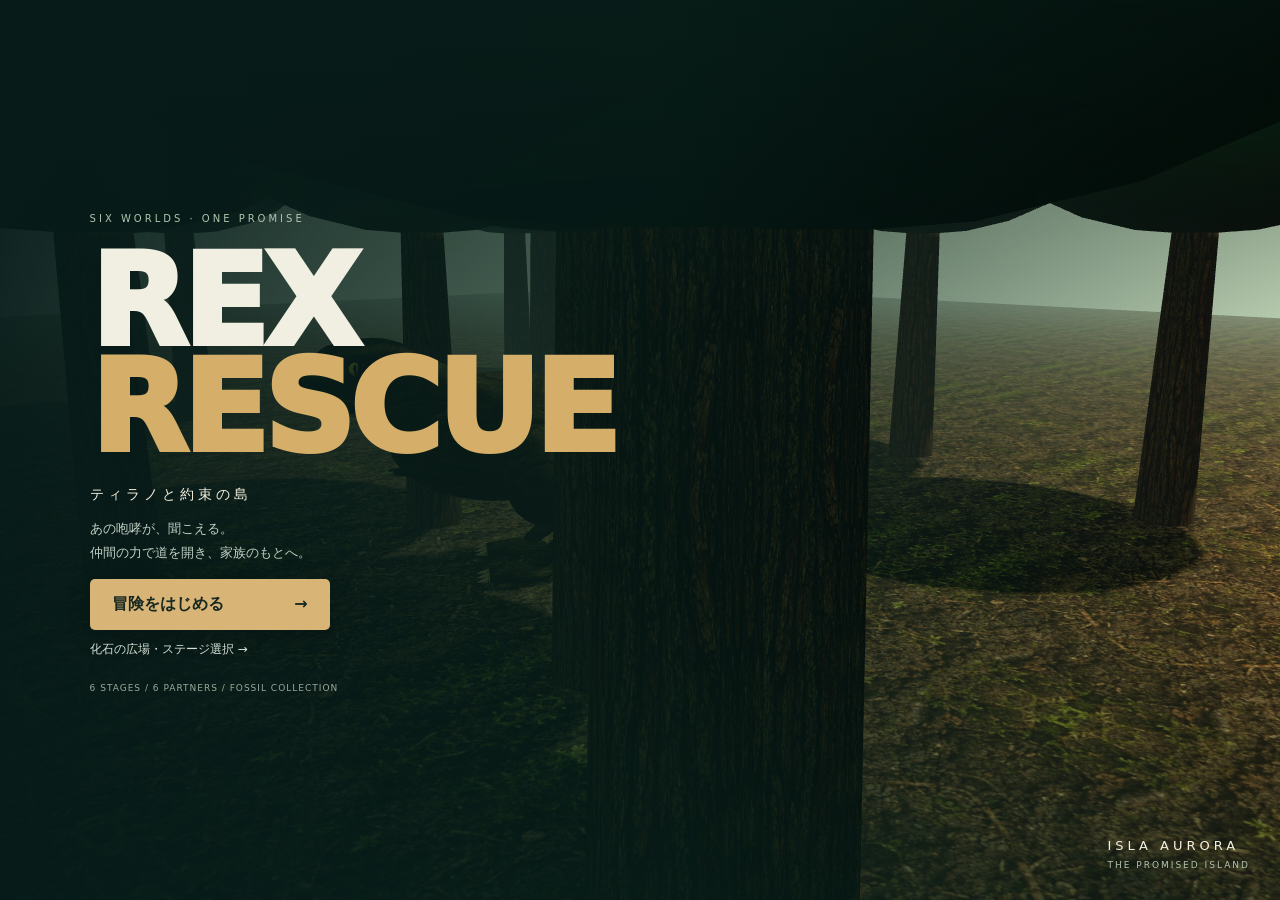
<file: dino04/index.html>
<!DOCTYPE html><html lang="ja"><head><meta charset="utf-8"><meta name="viewport" content="width=device-width,initial-scale=1,maximum-scale=1,user-scalable=no,viewport-fit=cover"><meta name="theme-color" content="#10251f"><title>REX RESCUE｜ティラノと約束の島</title><link rel="stylesheet" href="style.css"></head><body>
<canvas id="world" aria-label="恐竜の島の3Dゲーム画面"></canvas><div id="vignette"></div><div id="loading">島をよみこんでいます…</div>
<section id="menu" class="overlay hidden"><div class="brand"><span class="eyebrow">SIX WORLDS · ONE PROMISE</span><h1>REX<br><em>RESCUE</em></h1><div class="subtitle">ティラノと約束の島</div><p>あの咆哮が、聞こえる。<br>仲間の力で道を開き、家族のもとへ。</p><button class="primary" id="start">冒険をはじめる <span>→</span></button><button class="secondary" id="continue">つづきから →</button><button class="secondary" id="openCamp">化石の広場・ステージ選択 →</button><div class="menufoot">6 STAGES / 6 PARTNERS / FOSSIL COLLECTION</div></div><div class="sceneLabel">ISLA AURORA <span>THE PROMISED ISLAND</span></div></section>
<div id="hud" class="hidden"><div class="top"><div class="identity"><small id="chapter"></small><strong id="stageName"></strong><div id="health"></div><small id="section"></small></div><div class="topright"><span id="fossil"></span><button id="pause" aria-label="一時停止">Ⅱ</button></div></div><div id="objective"></div><div id="bossHUD" class="hidden"><span id="bossName"></span><div><i id="bossHP"></i></div><small id="bossHint"></small></div><div id="progress"><i></i></div><div id="party"></div><div id="joystick" aria-label="移動スティック"><div id="stick"></div></div><div class="actions"><button id="jump"><b>↟</b>ジャンプ</button><button id="bite"><b>牙</b><span id="attackLabel">こうげき</span></button><button id="friend"><b>✦</b><span id="friendLabel">オトモ</span></button><button id="special"><b>咆</b><span id="specialLabel">ひっさつ 0%</span><i id="specialMeter"></i></button></div><div class="keyhelp">WASD：移動　SPACE：ジャンプ　J：攻撃　L：オトモ　K：必殺技　Q/E：視点</div></div>
<div id="cameraUI" class="hidden"><div id="cameraPad" aria-label="ドラッグで視点を回す" role="slider" tabindex="0" aria-valuemin="-180" aria-valuemax="180" aria-valuenow="0"><span>↔</span><small>視点</small></div><div class="zoom"><button id="zoomIn" aria-label="視点を近づける">＋</button><button id="cameraReset" aria-label="視点を戻す">⟲</button><button id="zoomOut" aria-label="視点を離す">−</button></div></div>
<div id="toast" role="status"></div><div id="cinema" class="hidden"><span id="cinemaTitle">REX FURY</span></div>
<section id="camp" class="hidden"><header><small>THE FOSSIL GROVE</small><h2>化石の広場</h2><p id="campSummary"></p><button id="rewatchEnding" class="pill hidden">家族のエンディング</button><button id="campHome" class="pill">タイトル</button></header><div id="exhibit"><button id="prevExhibit" aria-label="前の展示">‹</button><div><h3 id="exhibitName"></h3><p id="exhibitParts"></p><strong id="exhibitReward"></strong><small>視点パッドで骨格をぐるりと見られるよ</small></div><button id="nextExhibit" aria-label="次の展示">›</button></div><div class="campBottom"><div id="upgradePanel"><div class="panelTitle">太古の力 <strong id="powerCount"></strong><button id="recommend" class="pill">おすすめ強化</button></div><div id="upgrades"></div></div><div id="stageList"></div></div></section>
<section id="endingUI" class="hidden"><small>THE PROMISE, KEPT.</small><h2>ただいま、家族。</h2><p>島に、朝が来る。<br>視点を回して、みんなとの時間を楽しもう。</p><button id="endingCamp" class="primary">化石の広場へ →</button></section>
<div id="modal" class="overlay hidden"><div class="card"><small id="modalTag"></small><h2 id="modalTitle"></h2><p id="modalText"></p><button class="primary" id="modalNext">つづける →</button><button class="secondary" id="modalCamp">化石の広場へ</button><button class="secondary" id="home">タイトルへ</button></div></div>
<script type="module" src="game.js"></script></body></html>
</file>
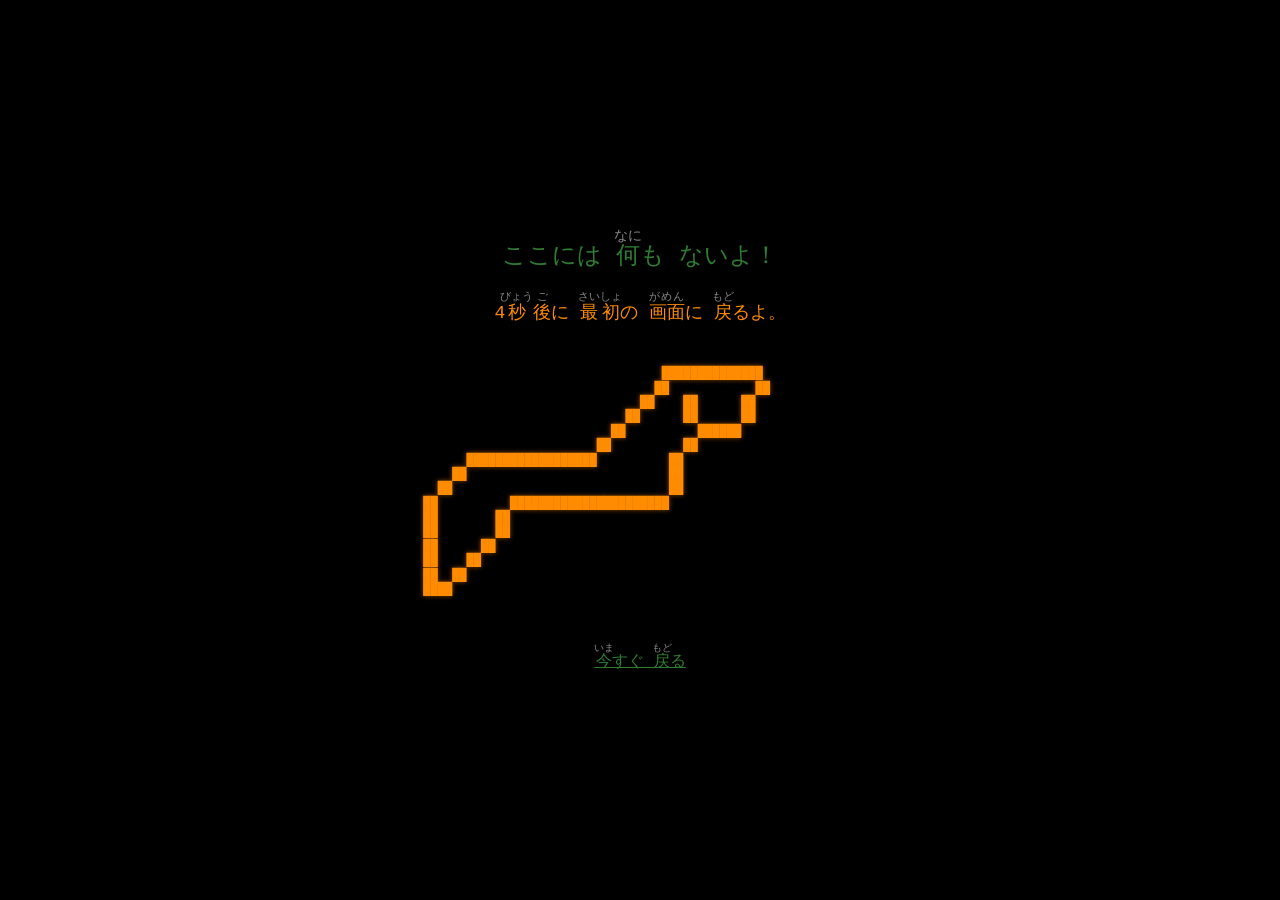
<file: img/index.html>
<!DOCTYPE html>
<html lang="ja">
<head>
    <meta charset="UTF-8">
    <meta name="viewport" content="width=device-width, initial-scale=1.0">
    <meta http-equiv="refresh" content="5;url=https://komarinet.github.io/dino-PJ/">
    <title>迷子になったかな？</title>
    <style>
        body {
            background-color: #000;
            color: #2e7d32; /* ジャングルグリーン */
            font-family: 'Courier New', Courier, monospace;
            display: flex;
            flex-direction: column;
            align-items: center;
            justify-content: center;
            height: 100vh;
            margin: 0;
            text-align: center;
            overflow: hidden;
        }

        .message {
            font-size: 24px;
            margin-bottom: 20px;
        }

        .countdown {
            color: #ff8c00; /* アクセントオレンジ */
            font-size: 18px;
            margin-bottom: 30px;
        }

        pre {
            font-size: 12px;
            line-height: 1.2;
            color: #ff8c00;
            text-shadow: 0 0 5px rgba(255, 140, 0, 0.5);
        }

        ruby rt {
            font-size: 0.6em;
            color: #888;
        }

        a {
            color: #2e7d32;
            text-decoration: underline;
            margin-top: 20px;
        }
    </style>
</head>
<body>

    <div class="message">
        ここには <ruby>何<rt>なに</rt></ruby>も ないよ！
    </div>

    <div class="countdown">
        <span id="timer">5</span><ruby>秒<rt>びょう</rt></ruby><ruby>後<rt>ご</rt></ruby>に <ruby>最初<rt>さいしょ</rt></ruby>の <ruby>画面<rt>がめん</rt></ruby>に <ruby>戻<rt>もど</rt></ruby>るよ。
    </div>

    <pre>
                                    ██████████████                
                                  ██            ██              
                                ██    ██      ██                
                              ██      ██      ██                
                            ██          ██████                  
                          ██          ██                        
        ██████████████████          ██                          
      ██                            ██                          
    ██                              ██                          
  ██          ██████████████████████                            
  ██        ██                                                  
  ██        ██                                                  
  ██      ██                                                    
  ██    ██                                                      
  ██  ██                                                        
  ████                                                          
    </pre>

    <a href="https://komarinet.github.io/dino-PJ/"><ruby>今<rt>いま</rt></ruby>すぐ <ruby>戻<rt>もど</rt></ruby>る</a>

    <script>
        // カウントダウン表示のスクリプト
        let timeLeft = 5;
        const timerElement = document.getElementById('timer');
        
        const countdown = setInterval(() => {
            timeLeft--;
            timerElement.textContent = timeLeft;
            if (timeLeft <= 0) {
                clearInterval(countdown);
            }
        }, 1000);
    </script>
</body>
</html>
</file>
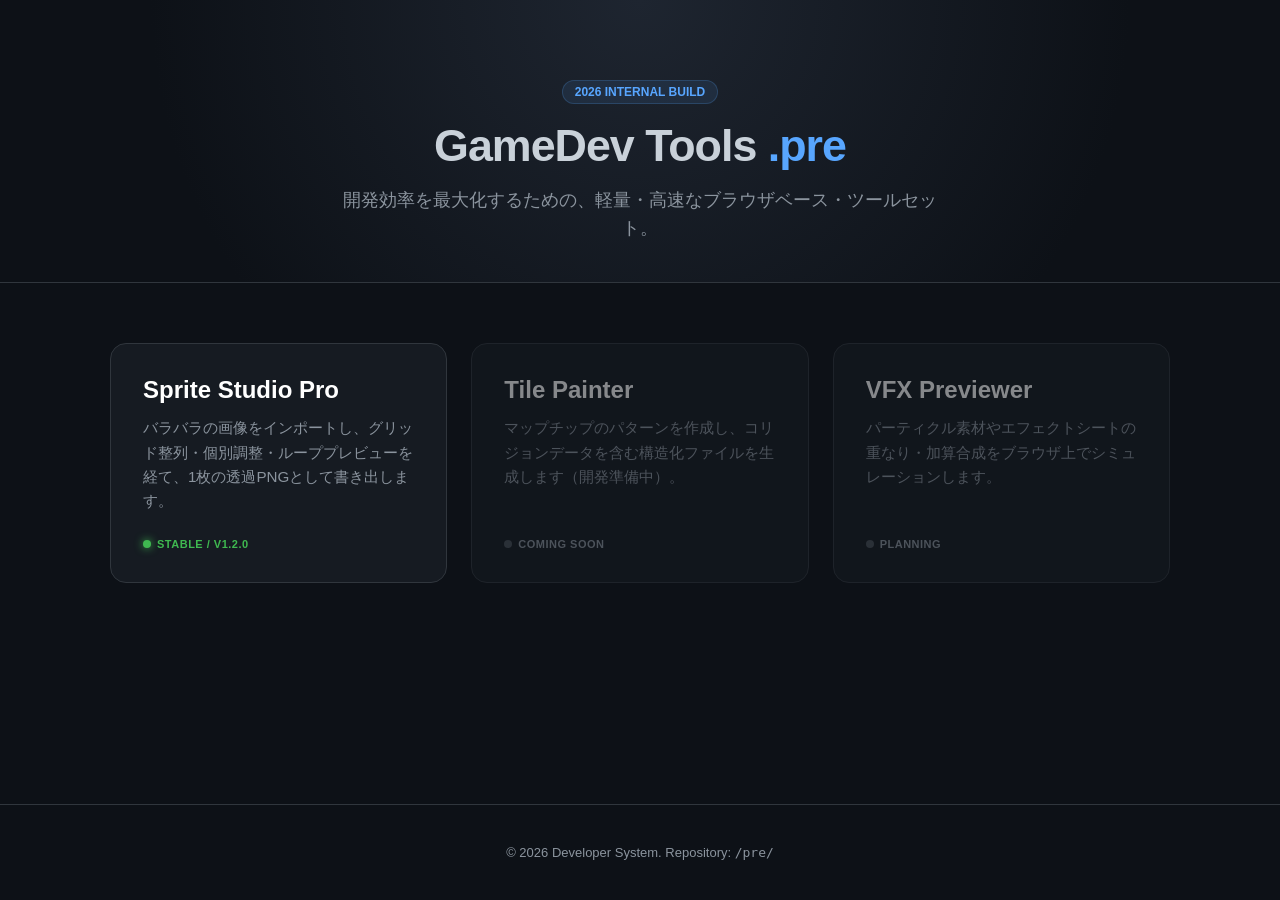
<file: pre/index.html>
<!DOCTYPE html>
<html lang="ja">
<head>
    <meta charset="UTF-8">
    <meta name="viewport" content="width=device-width, initial-scale=1.0">
    <title>DevToolbox | pre-alpha</title>
    <style>
        :root {
            --bg: #0d1117;
            --card: #161b22;
            --accent: #58a6ff;
            --text: #c9d1d9;
            --dim: #8b949e;
            --border: #30363d;
        }

        body {
            font-family: -apple-system, BlinkMacSystemFont, "Segoe UI", Helvetica, Arial, sans-serif;
            background-color: var(--bg);
            color: var(--text);
            margin: 0;
            display: flex;
            flex-direction: column;
            min-height: 100vh;
        }

        /* ヘッダーエリア */
        header {
            padding: 80px 20px 40px;
            text-align: center;
            border-bottom: 1px solid var(--border);
            background: radial-gradient(circle at top, #1e2530 0%, #0d1117 70%);
        }

        .version-badge {
            display: inline-block;
            padding: 4px 12px;
            border-radius: 20px;
            background: rgba(88, 166, 255, 0.1);
            color: var(--accent);
            font-size: 12px;
            font-weight: bold;
            margin-bottom: 16px;
            border: 1px solid rgba(88, 166, 255, 0.2);
        }

        h1 {
            font-size: 2.8rem;
            margin: 0;
            font-weight: 800;
            letter-spacing: -1px;
        }

        .desc {
            color: var(--dim);
            font-size: 1.1rem;
            max-width: 600px;
            margin: 15px auto 0;
            line-height: 1.6;
        }

        /* ツールグリッド */
        .grid {
            max-width: 1100px;
            margin: 0 auto;
            padding: 60px 20px;
            display: grid;
            grid-template-columns: repeat(auto-fill, minmax(320px, 1fr));
            gap: 24px;
            width: 100%;
            box-sizing: border-box;
        }

        /* ツールカード */
        .tool-card {
            background: var(--card);
            border: 1px solid var(--border);
            border-radius: 16px;
            padding: 32px;
            text-decoration: none;
            color: inherit;
            transition: all 0.25s ease;
            display: flex;
            flex-direction: column;
            position: relative;
        }

        .tool-card:hover {
            border-color: #8b949e;
            transform: translateY(-4px);
            background: #1c2128;
            box-shadow: 0 12px 24px rgba(0,0,0,0.3);
        }

        .tool-card h2 {
            margin: 0;
            font-size: 1.5rem;
            color: #fff;
        }

        .tool-card p {
            margin: 12px 0 0;
            font-size: 0.95rem;
            line-height: 1.6;
            color: var(--dim);
            flex-grow: 1;
        }

        .tool-tag {
            font-size: 11px;
            font-weight: 700;
            text-transform: uppercase;
            letter-spacing: 0.5px;
            margin-top: 24px;
            display: flex;
            align-items: center;
            gap: 6px;
        }

        .dot { width: 8px; height: 8px; border-radius: 50%; }
        .dot.green { background: #3fb950; box-shadow: 0 0 8px #3fb950; }
        .dot.gray { background: #484f58; }

        /* フッター */
        footer {
            margin-top: auto;
            padding: 40px;
            text-align: center;
            border-top: 1px solid var(--border);
            font-size: 13px;
            color: var(--dim);
        }

        @media (max-width: 600px) {
            header { padding: 40px 20px; }
            h1 { font-size: 2rem; }
            .grid { padding: 30px 20px; }
        }
    </style>
</head>
<body>

<header>
    <div class="version-badge">2026 INTERNAL BUILD</div>
    <h1>GameDev Tools <span style="color:var(--accent)">.pre</span></h1>
    <p class="desc">開発効率を最大化するための、軽量・高速なブラウザベース・ツールセット。</p>
</header>

<main class="grid">
    <a href="sprite.html" class="tool-card">
        <h2>Sprite Studio Pro</h2>
        <p>バラバラの画像をインポートし、グリッド整列・個別調整・ループプレビューを経て、1枚の透過PNGとして書き出します。</p>
        <div class="tool-tag" style="color: #3fb950;">
            <span class="dot green"></span> Stable / v1.2.0
        </div>
    </a>

    <div class="tool-card" style="opacity: 0.5; cursor: default;">
        <h2>Tile Painter</h2>
        <p>マップチップのパターンを作成し、コリジョンデータを含む構造化ファイルを生成します（開発準備中）。</p>
        <div class="tool-tag" style="color: var(--dim);">
            <span class="dot gray"></span> Coming Soon
        </div>
    </div>

    <div class="tool-card" style="opacity: 0.5; cursor: default;">
        <h2>VFX Previewer</h2>
        <p>パーティクル素材やエフェクトシートの重なり・加算合成をブラウザ上でシミュレーションします。</p>
        <div class="tool-tag" style="color: var(--dim);">
            <span class="dot gray"></span> Planning
        </div>
    </div>
</main>

<footer>
    &copy; 2026 Developer System. Repository: <code>/pre/</code>
</footer>

</body>
</html>
</file>
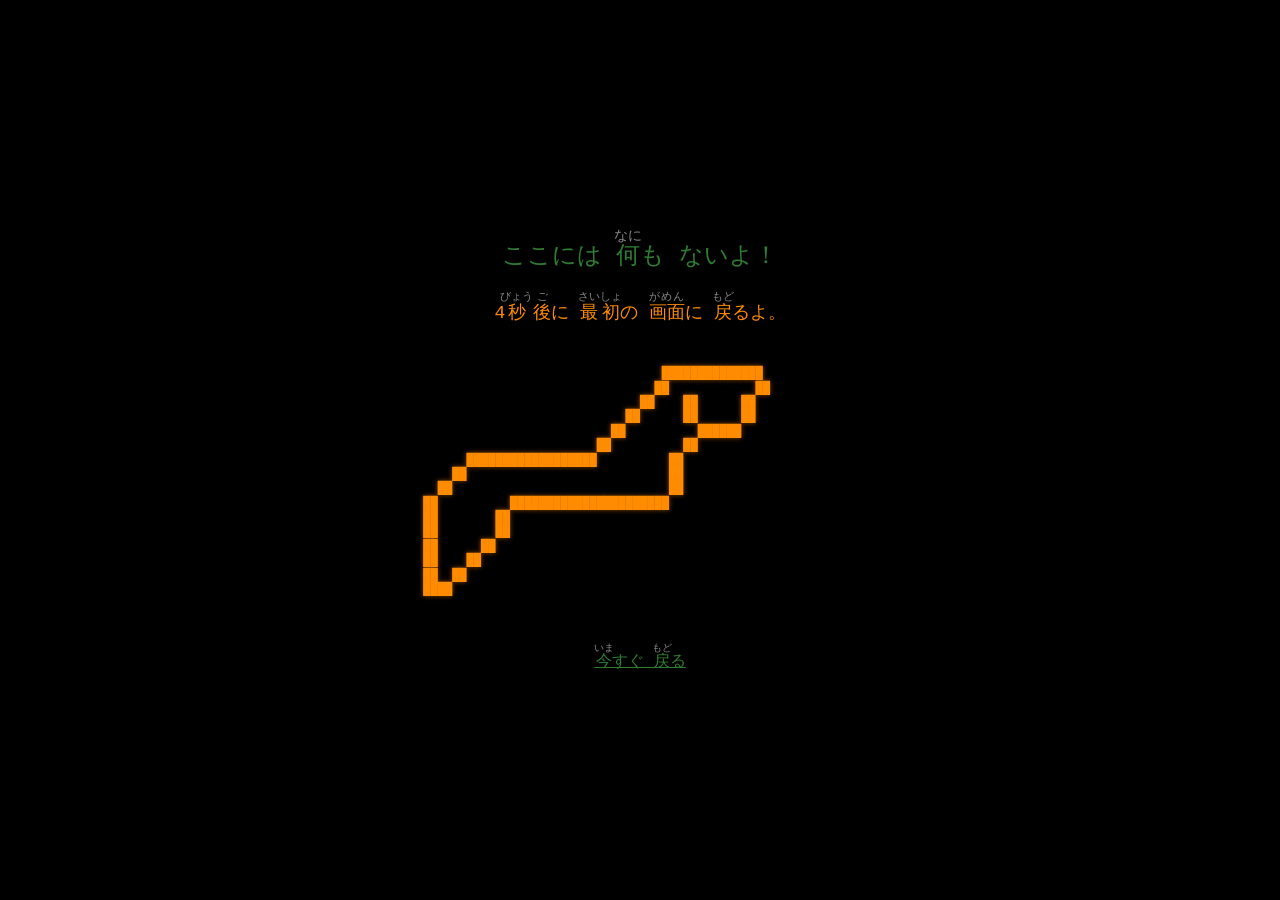
<file: dino01/img/index.html>
<!DOCTYPE html>
<html lang="ja">
<head>
    <meta charset="UTF-8">
    <meta name="viewport" content="width=device-width, initial-scale=1.0">
    <meta http-equiv="refresh" content="5;url=https://komarinet.github.io/dino-PJ/">
    <title>迷子になったかな？</title>
    <style>
        body {
            background-color: #000;
            color: #2e7d32; /* ジャングルグリーン */
            font-family: 'Courier New', Courier, monospace;
            display: flex;
            flex-direction: column;
            align-items: center;
            justify-content: center;
            height: 100vh;
            margin: 0;
            text-align: center;
            overflow: hidden;
        }

        .message {
            font-size: 24px;
            margin-bottom: 20px;
        }

        .countdown {
            color: #ff8c00; /* アクセントオレンジ */
            font-size: 18px;
            margin-bottom: 30px;
        }

        pre {
            font-size: 12px;
            line-height: 1.2;
            color: #ff8c00;
            text-shadow: 0 0 5px rgba(255, 140, 0, 0.5);
        }

        ruby rt {
            font-size: 0.6em;
            color: #888;
        }

        a {
            color: #2e7d32;
            text-decoration: underline;
            margin-top: 20px;
        }
    </style>
</head>
<body>

    <div class="message">
        ここには <ruby>何<rt>なに</rt></ruby>も ないよ！
    </div>

    <div class="countdown">
        <span id="timer">5</span><ruby>秒<rt>びょう</rt></ruby><ruby>後<rt>ご</rt></ruby>に <ruby>最初<rt>さいしょ</rt></ruby>の <ruby>画面<rt>がめん</rt></ruby>に <ruby>戻<rt>もど</rt></ruby>るよ。
    </div>

    <pre>
                                    ██████████████                
                                  ██            ██              
                                ██    ██      ██                
                              ██      ██      ██                
                            ██          ██████                  
                          ██          ██                        
        ██████████████████          ██                          
      ██                            ██                          
    ██                              ██                          
  ██          ██████████████████████                            
  ██        ██                                                  
  ██        ██                                                  
  ██      ██                                                    
  ██    ██                                                      
  ██  ██                                                        
  ████                                                          
    </pre>

    <a href="https://komarinet.github.io/dino-PJ/"><ruby>今<rt>いま</rt></ruby>すぐ <ruby>戻<rt>もど</rt></ruby>る</a>

    <script>
        // カウントダウン表示のスクリプト
        let timeLeft = 5;
        const timerElement = document.getElementById('timer');
        
        const countdown = setInterval(() => {
            timeLeft--;
            timerElement.textContent = timeLeft;
            if (timeLeft <= 0) {
                clearInterval(countdown);
            }
        }, 1000);
    </script>
</body>
</html>
</file>
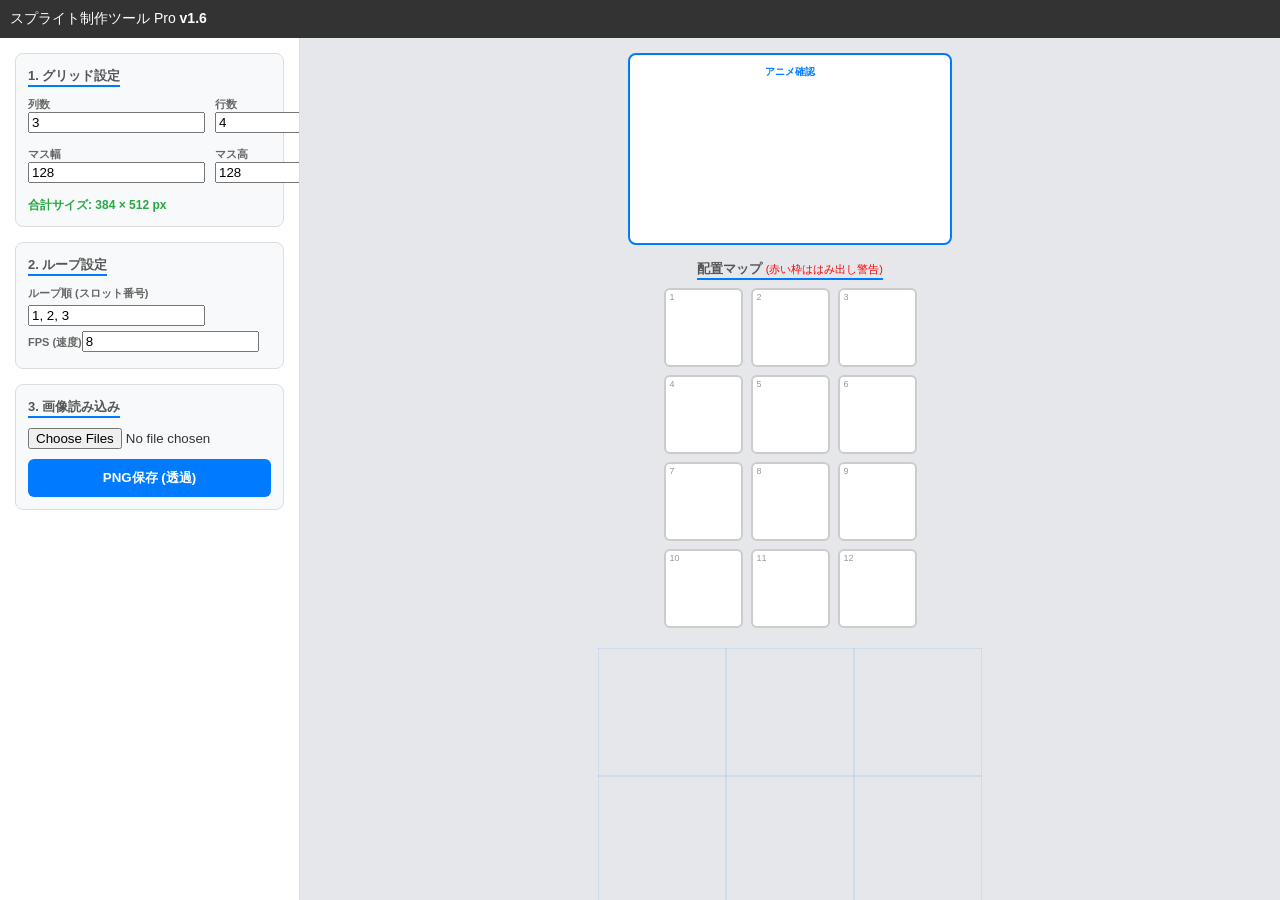
<file: pre/sprite.html>
<!DOCTYPE html>
<html lang="ja">
<head>
    <meta charset="UTF-8">
    <meta name="viewport" content="width=device-width, initial-scale=1.0">
    <title>スプライト制作ツール v1.6</title>
    <style>
        :root { --bg: #f0f2f5; --panel: #ffffff; --accent: #007bff; --text: #333; --border: #ddd; --danger: #dc3545; }
        body { font-family: sans-serif; background: var(--bg); color: var(--text); margin: 0; display: flex; flex-direction: column; height: 100vh; overflow: hidden; }
        header { background: #333; color: white; padding: 10px; font-size: 14px; display: flex; justify-content: space-between; align-items: center; z-index: 100; }

        .app-container { display: flex; flex: 1; overflow: hidden; }
        @media (max-width: 800px) { .app-container { flex-direction: column; overflow-y: auto; } }

        .sidebar { width: 300px; background: var(--panel); border-right: 1px solid var(--border); padding: 15px; overflow-y: auto; box-sizing: border-box; }
        @media (max-width: 800px) { .sidebar { width: 100%; border-right: none; } }

        .group { background: #f8f9fa; padding: 12px; border-radius: 8px; margin-bottom: 15px; border: 1px solid var(--border); }
        h4 { margin: 0 0 10px 0; font-size: 13px; color: #555; border-bottom: 2px solid var(--accent); display: inline-block; }

        .main-stage { flex: 1; display: flex; flex-direction: column; padding: 15px; align-items: center; overflow: auto; background: #e5e7eb; }
        
        /* 枠の見た目 */
        .slot-grid { display: grid; gap: 8px; margin-bottom: 20px; }
        .slot { 
            width: 75px; height: 75px; border: 2px solid #ccc; border-radius: 6px;
            display: flex; align-items: center; justify-content: center; position: relative;
            cursor: pointer; background: white; transition: 0.2s;
        }
        .slot.selected { border-color: var(--accent); background: #e7f3ff; }
        /* はみ出し警告 */
        .slot.overflow { border-color: var(--danger); box-shadow: inset 0 0 10px rgba(220, 53, 69, 0.2); }
        .slot.overflow::after { content: "!"; position: absolute; bottom: 2px; right: 4px; color: var(--danger); font-weight: bold; font-size: 14px; }
        
        .slot img { max-width: 90%; max-height: 90%; object-fit: contain; pointer-events: none; }
        .slot-num { position: absolute; top: 2px; left: 4px; font-size: 9px; color: #999; }

        .canvas-wrapper { max-width: 100%; background: #fff; border: 1px solid #999; }
        #mainCanvas { display: block; max-width: 100%; height: auto !important; }

        .inspector { width: 300px; background: var(--panel); border-left: 1px solid var(--border); padding: 15px; box-sizing: border-box; }
        @media (max-width: 800px) { .inspector { width: 100%; border-left: none; } }
        
        .control-row { margin-bottom: 12px; }
        label { font-size: 11px; font-weight: bold; display: block; margin-bottom: 4px; color: #666; }
        .btn-sm { background: #6c757d; color: white; border: none; padding: 4px 8px; border-radius: 4px; font-size: 10px; cursor: pointer; margin-right: 4px; }
        .btn-sm:hover { background: #5a6268; }

        .btn { background: var(--accent); color: white; border: none; padding: 10px; border-radius: 6px; font-weight: bold; cursor: pointer; width: 100%; margin-top: 10px; }
        .btn-delete { background: #dc3545; }
        .total-info { font-size: 12px; font-weight: bold; color: #28a745; margin-top: 10px; }
    </style>
</head>
<body>

<header>
    <div>スプライト制作ツール Pro <b>v1.6</b></div>
</header>

<div class="app-container">
    <div class="sidebar">
        <div class="group">
            <h4>1. グリッド設定</h4>
            <div style="display:grid; grid-template-columns: 1fr 1fr; gap:10px;">
                <label>列数<input type="number" id="cols" value="3"></label>
                <label>行数<input type="number" id="rows" value="4"></label>
                <label>マス幅<input type="number" id="cellW" value="128"></label>
                <label>マス高<input type="number" id="cellH" value="128"></label>
            </div>
            <div id="totalPx" class="total-info">合計サイズ: 0 × 0 px</div>
        </div>
        <div class="group">
            <h4>2. ループ設定</h4>
            <label>ループ順 (スロット番号)</label>
            <input type="text" id="loopSeq" value="1, 2, 3">
            <label style="margin-top:5px;">FPS (速度)<input type="number" id="loopFps" value="8"></label>
        </div>
        <div class="group">
            <h4>3. 画像読み込み</h4>
            <input type="file" id="fileInput" multiple accept="image/*">
            <button class="btn" id="dlBtn">PNG保存 (透過)</button>
        </div>
    </div>

    <div class="main-stage">
        <div style="background:#fff; padding:10px; border-radius:8px; border:2px solid var(--accent); margin-bottom:15px; text-align:center;">
            <div style="font-size:10px; font-weight:bold; color:var(--accent);">アニメ確認</div>
            <canvas id="animCanvas"></canvas>
        </div>
        <h4 style="margin-bottom:8px;">配置マップ <small style="color:#f00; font-weight:normal;">(赤い枠ははみ出し警告)</small></h4>
        <div id="slotGrid" class="slot-grid"></div>
        <canvas id="mainCanvas"></canvas>
    </div>

    <div class="inspector" id="inspector" style="display:none;">
        <h4 id="inspectTitle">調整パネル</h4>
        <div class="control-row">
            <label>拡大率</label>
            <div style="margin-bottom:5px;">
                <button class="btn-sm" onclick="fitTo('width')">幅に合わせる</button>
                <button class="btn-sm" onclick="fitTo('height')">高さに合わせる</button>
            </div>
            <input type="number" id="scNum" step="0.01"><input type="range" id="scRange" min="0.01" max="5" step="0.01">
        </div>
        <div class="control-row">
            <label>回転 / 位置</label>
            <input type="range" id="rtRange" min="-180" max="180">
            <div style="display:grid; grid-template-columns: 1fr 1fr; gap:5px; margin-top:5px;">
                <input type="number" id="oxNum" placeholder="X"><input type="number" id="oyNum" placeholder="Y">
            </div>
        </div>
        <button class="btn btn-delete" onclick="clearSlot()">削除</button>
    </div>
</div>

<script>
    let sprites = []; 
    let selectedIdx = null;
    let loopIdx = 0;
    let lastAnimTime = 0;

    const fileInput = document.getElementById('fileInput');
    const slotGrid = document.getElementById('slotGrid');
    const canvas = document.getElementById('mainCanvas');
    const ctx = canvas.getContext('2d');
    const animCanvas = document.getElementById('animCanvas');
    const aCtx = animCanvas.getContext('2d');
    const inspector = document.getElementById('inspector');

    function checkOverflow(s, cw, ch) {
        if (!s) return false;
        const sw = s.img.width * s.scale;
        const sh = s.img.height * s.scale;
        const rad = s.rot * Math.PI / 180;
        const corners = [[-sw/2, -sh/2], [sw/2, -sh/2], [-sw/2, sh/2], [sw/2, sh/2]];
        for (let [cx, cy] of corners) {
            const rx = cx * Math.cos(rad) - cy * Math.sin(rad) + cw/2 + s.ox;
            const ry = cx * Math.sin(rad) + cy * Math.cos(rad) + ch/2 + s.oy;
            if (rx < -0.1 || rx > cw + 0.1 || ry < -0.1 || ry > ch + 0.1) return true;
        }
        return false;
    }

    function initSlots() {
        const cols = parseInt(document.getElementById('cols').value);
        const rows = parseInt(document.getElementById('rows').value);
        const cw = parseInt(document.getElementById('cellW').value);
        const ch = parseInt(document.getElementById('cellH').value);
        
        document.getElementById('totalPx').textContent = `合計サイズ: ${cols * cw} × ${rows * ch} px`;
        slotGrid.style.gridTemplateColumns = `repeat(${cols}, 1fr)`;
        slotGrid.innerHTML = '';
        
        for (let i = 0; i < cols * rows; i++) {
            const slot = document.createElement('div');
            slot.className = 'slot' + (i === selectedIdx ? ' selected' : '');
            if (checkOverflow(sprites[i], cw, ch)) slot.classList.add('overflow');
            slot.innerHTML = `<span class="slot-num">${i+1}</span>`;
            if (sprites[i]) {
                const thumb = new Image(); thumb.src = sprites[i].img.src;
                slot.appendChild(thumb);
            }
            slot.onclick = () => handleSlotClick(i);
            slotGrid.appendChild(slot);
        }
        draw(true);
    }

    function handleSlotClick(i) {
        if (selectedIdx !== null && selectedIdx !== i) {
            const temp = sprites[selectedIdx]; sprites[selectedIdx] = sprites[i]; sprites[i] = temp;
            selectedIdx = null; inspector.style.display = 'none';
        } else {
            selectedIdx = (selectedIdx === i) ? null : i;
        }
        if (selectedIdx !== null && sprites[selectedIdx]) {
            inspector.style.display = 'block';
            syncInspector(sprites[selectedIdx]);
        } else {
            inspector.style.display = 'none';
        }
        initSlots();
    }

    function fitTo(type) {
        if (selectedIdx === null || !sprites[selectedIdx]) return;
        const s = sprites[selectedIdx];
        const cw = parseInt(document.getElementById('cellW').value);
        const ch = parseInt(document.getElementById('cellH').value);
        s.scale = (type === 'width') ? cw / s.img.width : ch / s.img.height;
        s.ox = 0; s.oy = 0; s.rot = 0;
        syncInspector(s);
        initSlots();
    }

    fileInput.onchange = async (e) => {
        const files = Array.from(e.target.files);
        for (const file of files) {
            let img = new Image(); img.src = URL.createObjectURL(file);
            await img.decode();
            if (sprites.filter(s => s).length === 0) {
                document.getElementById('cellW').value = img.width;
                document.getElementById('cellH').value = img.height;
            }
            const targetIdx = sprites.findIndex((s, idx) => !s && idx < 100);
            sprites[targetIdx === -1 ? sprites.length : targetIdx] = { img, scale: 1.0, rot: 0, ox: 0, oy: 0 };
        }
        initSlots();
    };

    function syncInspector(s) {
        const mapping = [['scNum','scale'],['scRange','scale'],['rtRange','rot'],['oxNum','ox'],['oyNum','oy']];
        mapping.forEach(([id, prop]) => {
            const el = document.getElementById(id); el.value = s[prop];
            el.oninput = (e) => { s[prop] = parseFloat(e.target.value); syncInspector(s); draw(true); initSlots(); };
        });
    }

    function clearSlot() { if (selectedIdx !== null) { sprites[selectedIdx] = null; selectedIdx = null; initSlots(); inspector.style.display = 'none'; } }

    function drawSprite(pCtx, s, x, y, cw, ch) {
        pCtx.save(); pCtx.translate(x + cw/2 + s.ox, y + ch/2 + s.oy); pCtx.rotate(s.rot * Math.PI / 180);
        pCtx.drawImage(s.img, -s.img.width*s.scale/2, -s.img.height*s.scale/2, s.img.width*s.scale, s.img.height*s.scale);
        pCtx.restore();
    }

    function draw(guides = false) {
        const cw = parseInt(document.getElementById('cellW').value), ch = parseInt(document.getElementById('cellH').value);
        const cols = parseInt(document.getElementById('cols').value), rows = parseInt(document.getElementById('rows').value);
        canvas.width = cols * cw; canvas.height = rows * ch;
        ctx.clearRect(0, 0, canvas.width, canvas.height);
        if (guides) {
            ctx.strokeStyle = "rgba(0,123,255,0.2)";
            for(let i=0; i<=cols; i++){ ctx.moveTo(i*cw,0); ctx.lineTo(i*cw,canvas.height); }
            for(let i=0; i<=rows; i++){ ctx.moveTo(0,i*ch); ctx.lineTo(canvas.width,i*ch); }
            ctx.stroke();
        }
        sprites.forEach((s, i) => { if(s && i < cols*rows) drawSprite(ctx, s, (i%cols)*cw, Math.floor(i/cols)*ch, cw, ch); });
    }

    function animate(t) {
        const seq = document.getElementById('loopSeq').value.split(',').map(n=>parseInt(n.trim())-1).filter(n=>!isNaN(n)&&sprites[n]);
        const fps = parseInt(document.getElementById('loopFps').value), cw = parseInt(document.getElementById('cellW').value), ch = parseInt(document.getElementById('cellH').value);
        if (seq.length > 0 && t - lastAnimTime > 1000/fps) {
            loopIdx = (loopIdx + 1) % seq.length; animCanvas.width = cw; animCanvas.height = ch;
            aCtx.clearRect(0,0,cw,ch); drawSprite(aCtx, sprites[seq[loopIdx]], 0, 0, cw, ch);
            lastAnimTime = t;
        }
        requestAnimationFrame(animate);
    }

    document.getElementById('dlBtn').onclick = () => { draw(false); const l = document.createElement('a'); l.download = "sheet.png"; l.href = canvas.toDataURL(); l.click(); draw(true); };
    ['cols', 'rows', 'cellW', 'cellH'].forEach(id => document.getElementById(id).oninput = initSlots);
    requestAnimationFrame(animate);
    initSlots();
</script>
</body>
</html>
</file>
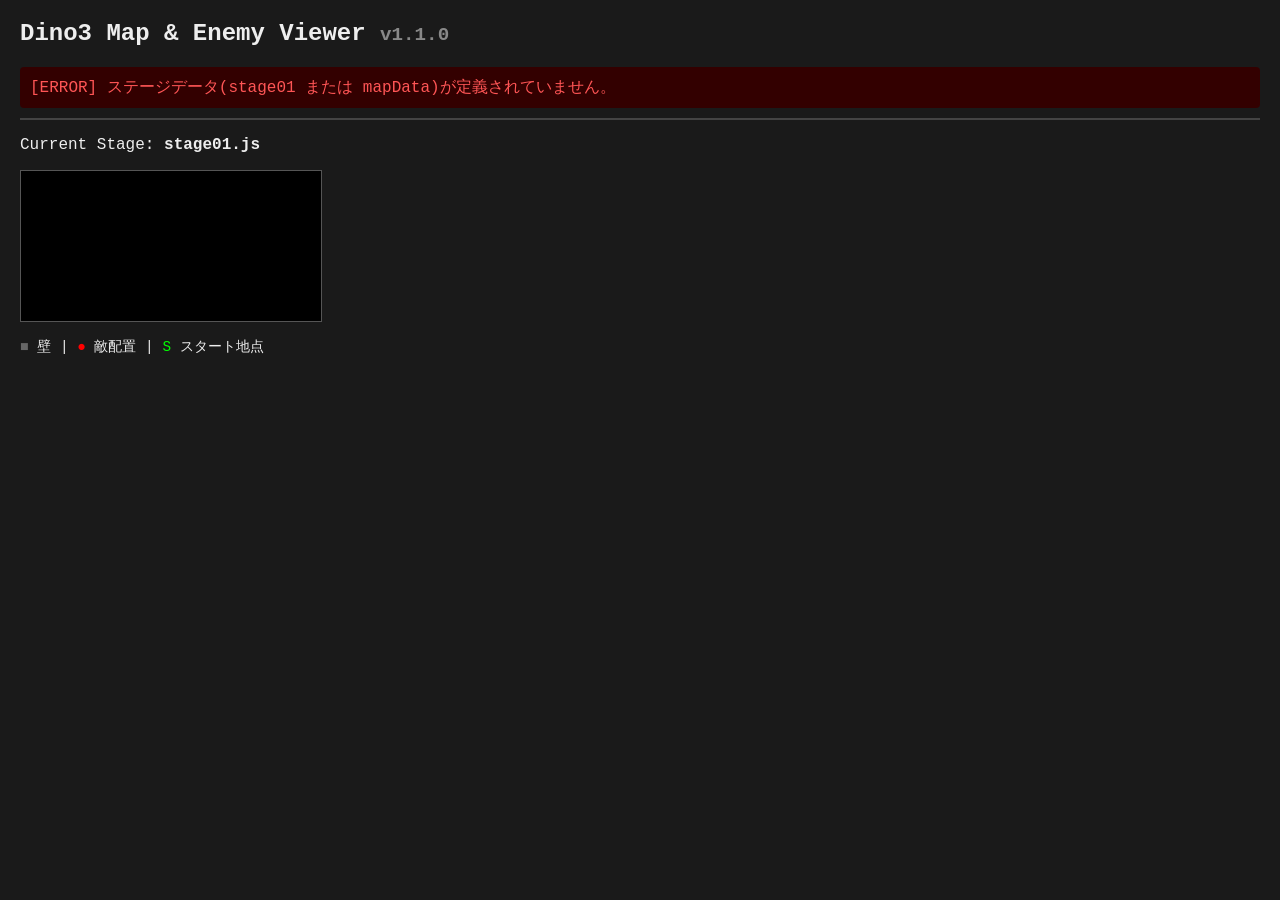
<file: dino03/debug/debug.html>
<!DOCTYPE html>
<html lang="ja">
<head>
    <meta charset="UTF-8">
    <title>Dino3 Stage Debugger v1.1.0</title>
    <style>
        body { background: #1a1a1a; color: #eee; font-family: 'Courier New', monospace; margin: 20px; }
        .header { border-bottom: 2px solid #444; margin-bottom: 15px; padding-bottom: 10px; }
        .ver { font-size: 0.8em; color: #888; }
        canvas { background: #000; border: 1px solid #555; image-rendering: pixelated; }
        .legend { margin-top: 10px; font-size: 0.9em; }
        .error-log { color: #ff5555; background: #300; padding: 10px; border-radius: 4px; display: none; }
    </style>
</head>
<body>

    <div class="header">
        <h2>Dino3 Map & Enemy Viewer <span class="ver">v1.1.0</span></h2>
        <div id="errorLog" class="error-log"></div>
    </div>

    <div id="ui">
        <p>Current Stage: <strong>stage01.js</strong></p>
    </div>

    <canvas id="debugCanvas"></canvas>

    <div class="legend">
        <span style="color:#666">■</span> 壁 | 
        <span style="color:#f00">●</span> 敵配置 | 
        <span style="color:#0f0">S</span> スタート地点
    </div>

    <script src="../map.js" onerror="showError('map.js が見つかりません')"></script>
    <script src="../units.js" onerror="showError('units.js が見つかりません')"></script>
    
    <script src="../data/stage01.js" onerror="showError('data/stage01.js が見つかりません')"></script>

    <script>
        function showError(msg) {
            const log = document.getElementById('errorLog');
            log.style.display = 'block';
            log.innerHTML += `<div>[ERROR] ${msg}</div>`;
        }

        window.onload = function() {
            // ステージデータの変数名を特定（プロジェクトに合わせて stage01 か mapData か調整）
            const data = window.stage01 || window.mapData;

            if (!data) {
                showError("ステージデータ(stage01 または mapData)が定義されていません。");
                return;
            }

            drawStage(data);
        };

        function drawStage(data) {
            const canvas = document.getElementById('debugCanvas');
            const ctx = canvas.getContext('2d');
            const TILE_SIZE = 16; // 1タイルの表示サイズ

            // マップ配列の取得 (data.map または data.layers[0] など)
            const mapGrid = data.map || data.layout; 
            if (!mapGrid) {
                showError("マップの配列データが見つかりません。");
                return;
            }

            const rows = mapGrid.length;
            const cols = mapGrid[0].length;

            canvas.width = cols * TILE_SIZE;
            canvas.height = rows * TILE_SIZE;

            // 1. マップ描画
            for (let y = 0; y < rows; y++) {
                for (let x = 0; x < cols; x++) {
                    const tile = mapGrid[y][x];
                    if (tile === 1) { // 壁（数値は適宜調整）
                        ctx.fillStyle = '#555';
                    } else {
                        ctx.fillStyle = '#111';
                    }
                    ctx.fillRect(x * TILE_SIZE, y * TILE_SIZE, TILE_SIZE - 1, TILE_SIZE - 1);
                }
            }

            // 2. 敵配置の描画
            const enemies = data.enemies || [];
            enemies.forEach(enemy => {
                ctx.fillStyle = '#ff0000';
                ctx.beginPath();
                // 敵の座標がタイル単位(x, y)かピクセル単位かで調整が必要
                const ex = enemy.x * TILE_SIZE + TILE_SIZE / 2;
                const ey = enemy.y * TILE_SIZE + TILE_SIZE / 2;
                ctx.arc(ex, ey, TILE_SIZE / 3, 0, Math.PI * 2);
                ctx.fill();
                
                // 敵の名前（あれば）を表示
                ctx.fillStyle = "white";
                ctx.font = "8px Arial";
                ctx.fillText(enemy.type || 'E', ex - 4, ey - 8);
            });

            console.log("Stage render complete:", cols, "x", rows);
        }
    </script>
</body>
</html>
</file>
<file: dino04/style.css>
*{box-sizing:border-box}html,body{margin:0;width:100%;height:100%;overflow:hidden;background:#10251f;color:#f5f1df;font-family:'Hiragino Kaku Gothic ProN','Noto Sans',system-ui,sans-serif;touch-action:none;user-select:none}canvas{display:block;width:100%;height:100%}button{font:inherit;color:inherit;cursor:pointer;border:0;touch-action:none}button:active{transform:scale(.96)}button:disabled{opacity:.4;cursor:default}.hidden{display:none!important}#vignette{position:absolute;inset:0;pointer-events:none;background:linear-gradient(0deg,#06191488,transparent 35%,transparent 65%,#07191499)}.overlay{position:absolute;inset:0;display:flex;align-items:center;background:linear-gradient(90deg,#071c1af0,#09252090 52%,transparent)}.brand{margin-left:7vw;max-width:550px}.eyebrow{font-size:10px;letter-spacing:3px;color:#b2c5af}h1{font-size:clamp(70px,10vw,126px);line-height:.84;letter-spacing:-5px;margin:24px 0;color:#f1efe1;font-weight:950}h1 em{font-style:normal;color:#d5af69}.subtitle{letter-spacing:4px;font-size:14px;margin-top:22px}.brand p{font-size:13px;line-height:1.9;color:#c1d0c4}.primary{background:#d8b477;color:#182820;padding:15px 22px;font-weight:800;min-width:240px;text-align:left;border-radius:5px;box-shadow:0 5px 25px #0003}.primary span{float:right}.secondary{display:block;background:transparent;color:#d6e0d6;padding:11px 0;font-size:12px}.menufoot{font-size:9px;letter-spacing:1px;color:#9aaa9c;margin-top:14px}.sceneLabel{position:absolute;right:30px;bottom:30px;font-size:13px;letter-spacing:4px}.sceneLabel span{display:block;font-size:9px;letter-spacing:2px;color:#b2c5af;margin-top:7px}.top{position:absolute;top:max(18px,env(safe-area-inset-top));left:20px;right:18px;display:flex;justify-content:space-between;pointer-events:none}.top button{pointer-events:auto}.identity small{display:block;font-size:9px;letter-spacing:2px;color:#dcbd7e}.identity strong{font-size:18px;letter-spacing:1px}#health{margin:8px 0;display:flex;gap:3px;flex-wrap:wrap;max-width:175px}#health i{width:16px;height:6px;background:#e3b979;border-radius:2px}#health i.empty{background:#ffffff25}.topright{display:flex;align-items:start;gap:12px}#fossil{font-size:12px;letter-spacing:1px;padding-top:10px}#pause{background:#10251caa;border:1px solid #ffffff40;border-radius:50%;width:38px;height:38px}#objective{position:absolute;top:116px;left:20px;font-size:11px;color:#edf0db;max-width:270px;line-height:1.8;text-shadow:0 1px 5px #000;pointer-events:none}#toast{z-index:12;position:absolute;left:50%;top:25%;transform:translateX(-50%);padding:12px 18px;background:#0c231deb;border:1px solid #d3b57570;border-radius:6px;text-align:center;font-size:13px;opacity:0;transition:opacity .2s;pointer-events:none;max-width:86%;width:max-content}#toast.show{opacity:1}#progress{position:absolute;top:0;height:3px;width:100%;background:#ffffff15}#progress i{display:block;height:100%;background:#dfb26b;width:0}#party{position:absolute;bottom:160px;left:22px;font-size:10px;line-height:1.8;color:#e5e8d8;pointer-events:none}#joystick{position:absolute;bottom:max(30px,env(safe-area-inset-bottom));left:25px;width:112px;height:112px;border:1px solid #fff4;border-radius:50%;background:#10251a70;box-shadow:inset 0 0 25px #fff1}#stick{position:absolute;width:46px;height:46px;left:calc(50% - 23px);top:calc(50% - 23px);border-radius:50%;border:1px solid #fff7;background:#cddacb66;pointer-events:none}.actions{position:absolute;right:22px;bottom:28px;display:grid;grid-template-columns:62px 80px;align-items:center;justify-items:center;gap:9px}.actions button{width:62px;height:62px;border-radius:50%;border:1px solid #ffffff60;background:#17352ce6;font-size:9px;display:flex;flex-direction:column;align-items:center;justify-content:center;gap:3px;position:relative;overflow:hidden}.actions b{font-size:22px;font-weight:600}#bite{width:80px;height:80px;background:#b98348ed;border-color:#ffe0a3;font-size:11px;grid-column:2;grid-row:2}#jump{grid-column:1;grid-row:2}#friend{grid-column:1;grid-row:1;border-color:#97c2a5}#special{grid-column:2;grid-row:1;border-color:#e6ba6b;background:#503f26e8}#special.ready{box-shadow:0 0 20px #e8ba6b99;border-color:#ffe4a1;animation:glow 1.4s infinite alternate}#specialMeter{position:absolute;bottom:0;left:0;width:0;height:5px;background:#e4c27b}#special span{font-size:8px}.keyhelp{position:absolute;bottom:5px;left:50%;transform:translateX(-50%);font-size:9px;white-space:nowrap;color:#dce7d080;pointer-events:none}#cameraUI{position:absolute;right:18px;top:38%;z-index:7;display:flex;flex-direction:column;align-items:center;gap:5px}#cameraPad{width:72px;height:65px;border:1px solid #e6ecd244;border-radius:15px;background:#10251b80;display:flex;align-items:center;justify-content:center;flex-direction:column;touch-action:none;cursor:grab}#cameraPad span{font-size:25px;line-height:1}#cameraPad small{font-size:9px;color:#d6dece}.zoom{display:flex;gap:2px}.zoom button{width:28px;height:29px;border-radius:5px;background:#153128c9;border:1px solid #ffffff30}.card{margin:auto;padding:30px;max-width:500px;width:90%;border:1px solid #a7bd9b45;background:#11291ff7;border-radius:10px;box-shadow:0 30px 100px #0008}.card small{color:#d3ad6f;letter-spacing:3px}.card h2{font-size:26px;margin:15px 0}.card p{font-size:13px;line-height:1.9;white-space:pre-line;color:#c5d4c6}.card .primary{width:100%}#modal{z-index:20;background:#061710a0;backdrop-filter:blur(5px)}#bossHUD{position:absolute;top:153px;left:20%;width:60%;text-align:center;font-size:11px;letter-spacing:1px;pointer-events:none}#bossHUD>div{height:7px;background:#17241a;border:1px solid #ffffff40;margin-top:6px}#bossHP{display:block;height:100%;background:#c76e52}#bossHint{font-size:9px;display:block;margin-top:5px;color:#f1d7aa}#cinema{position:absolute;inset:0;border-top:8vh solid #06100ee0;border-bottom:8vh solid #06100ee0;pointer-events:none;z-index:10}#cinemaTitle{position:absolute;bottom:16px;left:24px;letter-spacing:3px;color:#ffe0a0;text-shadow:0 2px 8px #000;font-weight:800}#camp{position:absolute;inset:0;pointer-events:none}#camp header{padding:22px;background:linear-gradient(#071c1bee,transparent)}#camp header small,#endingUI small{font-size:9px;letter-spacing:3px;color:#d8b477}#camp h2{margin:6px 0;font-size:24px}#camp header p{font-size:10px;color:#c5d4c6}#campHome{position:absolute;right:20px;top:24px;pointer-events:auto}.pill{border:1px solid #b7c9b54d;border-radius:20px;padding:6px 12px;background:#142d28;color:#dfe8d8;font-size:10px}#exhibit{position:absolute;top:35%;left:14px;right:14px;display:flex;justify-content:space-between;align-items:center;pointer-events:none}#exhibit>div{text-align:center;align-self:flex-end;margin-top:110px;text-shadow:0 2px 10px #000}#exhibit button{width:40px;height:55px;background:#152d2777;border:1px solid #fff3;border-radius:6px;font-size:30px;pointer-events:auto}#exhibit h3{font-size:15px;margin:5px}#exhibit p{font-size:10px;margin:6px}#exhibit strong{font-size:11px;color:#ead09a}#exhibit small{display:block;font-size:9px;color:#cbd7c8;margin-top:6px}.campBottom{position:absolute;bottom:0;left:0;right:0;padding:14px 18px max(18px,env(safe-area-inset-bottom));background:linear-gradient(transparent,#0b201cef 15%);pointer-events:auto}.panelTitle{display:flex;align-items:center;gap:9px;font-size:12px;margin-bottom:9px}.panelTitle strong{color:#e8c581}.panelTitle button{margin-left:auto}#upgrades{display:grid;grid-template-columns:repeat(3,1fr);gap:7px}#upgrades button{border:1px solid #e0c38655;background:#223b2ee8;padding:9px 5px;border-radius:6px;font-size:12px}#upgrades small{display:block;font-size:9px;margin-top:4px;color:#c9d3bd}#stageList{display:grid;grid-template-columns:repeat(3,1fr);gap:6px;margin-top:12px}#stageList button{background:#1d342ce8;border:1px solid #c8d5c42c;border-radius:6px;padding:8px 4px;text-align:left;font-size:10px}#stageList b{color:#e6bb78;margin-right:5px}#stageList small{display:block;font-size:8px;color:#b8c8b9;margin-top:4px}#endingUI{position:absolute;left:0;bottom:0;right:0;padding:26px;background:linear-gradient(transparent,#09221bed 25%);pointer-events:none}#endingUI h2{font-size:30px;margin:10px 0}#endingUI p{font-size:12px;line-height:1.8;color:#d1ded0}#endingUI button{pointer-events:auto}#loading{position:absolute;inset:0;display:grid;place-items:center;background:#10251f;font-size:14px;letter-spacing:2px;z-index:30}#graphicsError{position:fixed;z-index:40;left:8%;top:30%;width:84%;max-width:480px;padding:25px;border:1px solid #d8b47788;border-radius:6px;background:#162e28f5;color:#f1ead8}#graphicsError p{line-height:1.9;font-size:13px;color:#ced9d1}@keyframes glow{to{box-shadow:0 0 30px #e8ba6bcc}}
@media(orientation:landscape){.actions{display:flex;align-items:end;gap:10px;bottom:24px}.actions button{width:60px;height:60px}#bite{width:80px;height:80px}#party{bottom:32px;left:158px}#cameraUI{top:32%;right:22px}#bossHUD{top:25px;left:35%;width:30%}#objective{top:100px}.campBottom{left:auto;width:43%;top:10px;overflow:auto;background:linear-gradient(90deg,transparent,#0b201cef 8%);padding-top:12px}#camp header{width:55%;padding:18px}#campHome{right:auto;left:43%;top:20px}#exhibit{right:46%;top:35%}#exhibit>div{margin-top:90px}#cameraUI.campCamera{right:auto;left:18px;top:44%}#endingUI{right:auto;width:52%}}
@media(max-height:550px){h1{font-size:65px;margin:15px 0}.subtitle{font-size:12px;margin-top:12px}.brand p{font-size:11px;margin:12px 0}.primary{padding:11px 18px;min-width:220px}.menufoot{margin-top:7px;font-size:8px}.secondary{padding:7px 0}.top{top:12px}.identity strong{font-size:15px}#objective{top:90px;font-size:10px}#joystick{width:96px;height:96px;bottom:22px;left:22px}#party{left:135px;font-size:9px}.actions button{width:53px;height:53px}#bite{width:70px;height:70px}.card{padding:20px}.card h2{font-size:21px;margin:10px 0}.card p{font-size:12px;margin:10px 0}#cameraPad{width:65px;height:50px}#cameraUI{top:32%}#stageList button{padding:6px 4px}#upgrades button{padding:7px 4px}#exhibit>div{margin-top:45px}}
@media(orientation:portrait){.brand{margin-left:8vw}h1{font-size:88px}.keyhelp,.sceneLabel{display:none}#cameraUI.campCamera{top:22%;right:16px}#exhibit{top:25%}#exhibit>div{margin-top:130px}#camp header{padding:20px}.campBottom{max-height:37%;overflow-y:auto}#objective{max-width:240px}.actions{bottom:30px}#party{bottom:195px}#joystick{bottom:43px}#bossHUD{top:169px}#toast{top:30%}}
@media(max-width:360px) and (orientation:portrait){.actions{right:10px;gap:5px;grid-template-columns:53px 68px}.actions button{width:53px;height:53px}#bite{width:68px;height:68px}#joystick{left:15px;width:96px;height:96px}.campBottom{padding:12px}#exhibit>div{margin-top:100px}#camp header p{max-width:250px}}

#rewatchEnding{pointer-events:auto;margin-top:6px;font-size:10px}@media(orientation:landscape){#rewatchEnding{position:absolute;left:18px;top:113px}}
</file>
